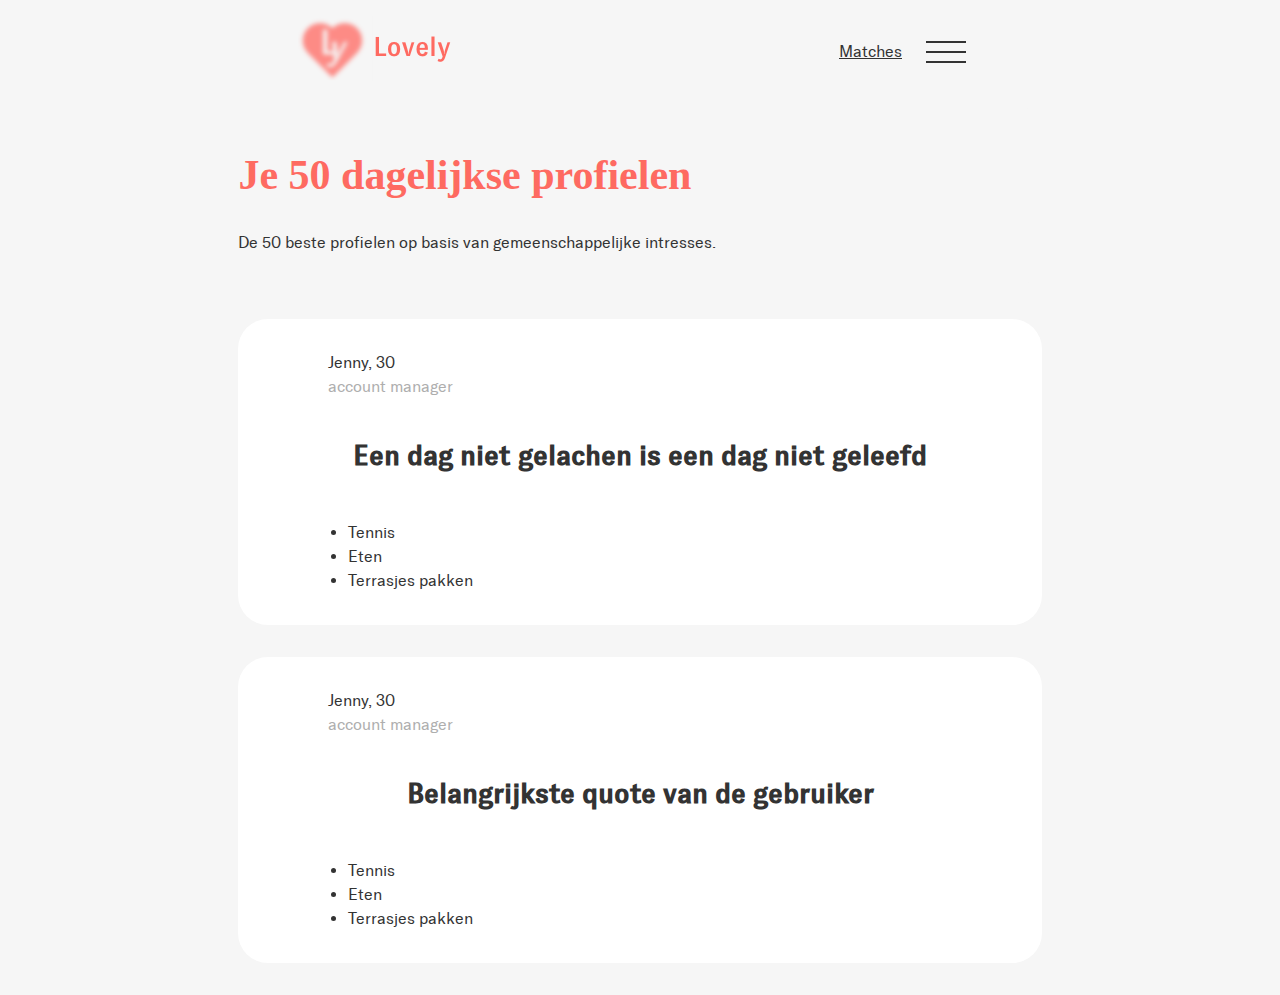
<file: index.html>
<!DOCTYPE html>
<html lang="nl">

<head>
    <meta charset="UTF-8">
    <meta name="viewport" content="width=device-width, initial-scale=1.0">
    <meta http-equiv="X-UA-Compatible" content="ie=edge">
    <title>Profile overview</title>
    <link rel="stylesheet" href="css/style.css">
</head>

<body>
    <header>
            <nav>
                    <ul class="desktop-menu">
                            
        
                        <li id="divergent">
                            <a href="overview.html">
                                <img src="img/logo-lovely.png" alt="">
                            </a>
                        </li>
                        <li>
                            <a href="#">Matches</a>
                        </li>
                        <li>
                            <div class="menu-wrapper">
                                <input type="checkbox" class="toggler">
                                <div class="hamburger">
                                    <div></div>
                                </div>
                         
                                <div class="menu">
        
                                    <div>
                                        <div>
                                            <ul>
                                                <li>
                                                    <a href="#">Mijn profiel</a>
                                                </li>
                                                <li>
                                                    <a href="#">Instellingen</a>
                                                </li>
                                                <li>
                                                    <a href="#">Upgrades</a>
                                                </li>
        
                                                <li>
                                                    <a href="#">matches</a>
                                                </li>
                                            </ul>
                                        </div>
                                    </div>
                                </div>
                            </div>
                        </li>
                    </ul>
        
                </nav>


        <section class="intro-overview">
            <h1>Je 50 dagelijkse profielen</h1>
            <p>De 50 beste profielen op basis van gemeenschappelijke intresses.</p>
        </section>
    </header>
    <main>

<div class="container-profile-overview">

    <div class="container-profile-item"></div>
        <section  class="profile-item">
            <a href="profile-detail.html">
                <p>Jenny, 30 <span>account manager</span></p>
                <h3>Een dag niet gelachen is een dag niet geleefd</h3>

                <ul>
                    <li>Tennis</li>
                    <li>Eten</li>
                    <li>Terrasjes pakken</li>
                </ul>


            </a>
        </section>



        <section class="profile-item">
            <a href="profile-detail.html">
                <p>Jenny, 30 <span>account manager</span></p>
                <h3>Belangrijkste quote van de gebruiker</h3>

                <ul>
                    <li>Tennis</li>
                    <li>Eten</li>
                    <li>Terrasjes pakken</li>
                </ul>


            </a>
        </section>

</div>


    </main>

</body>

</html>
</file>
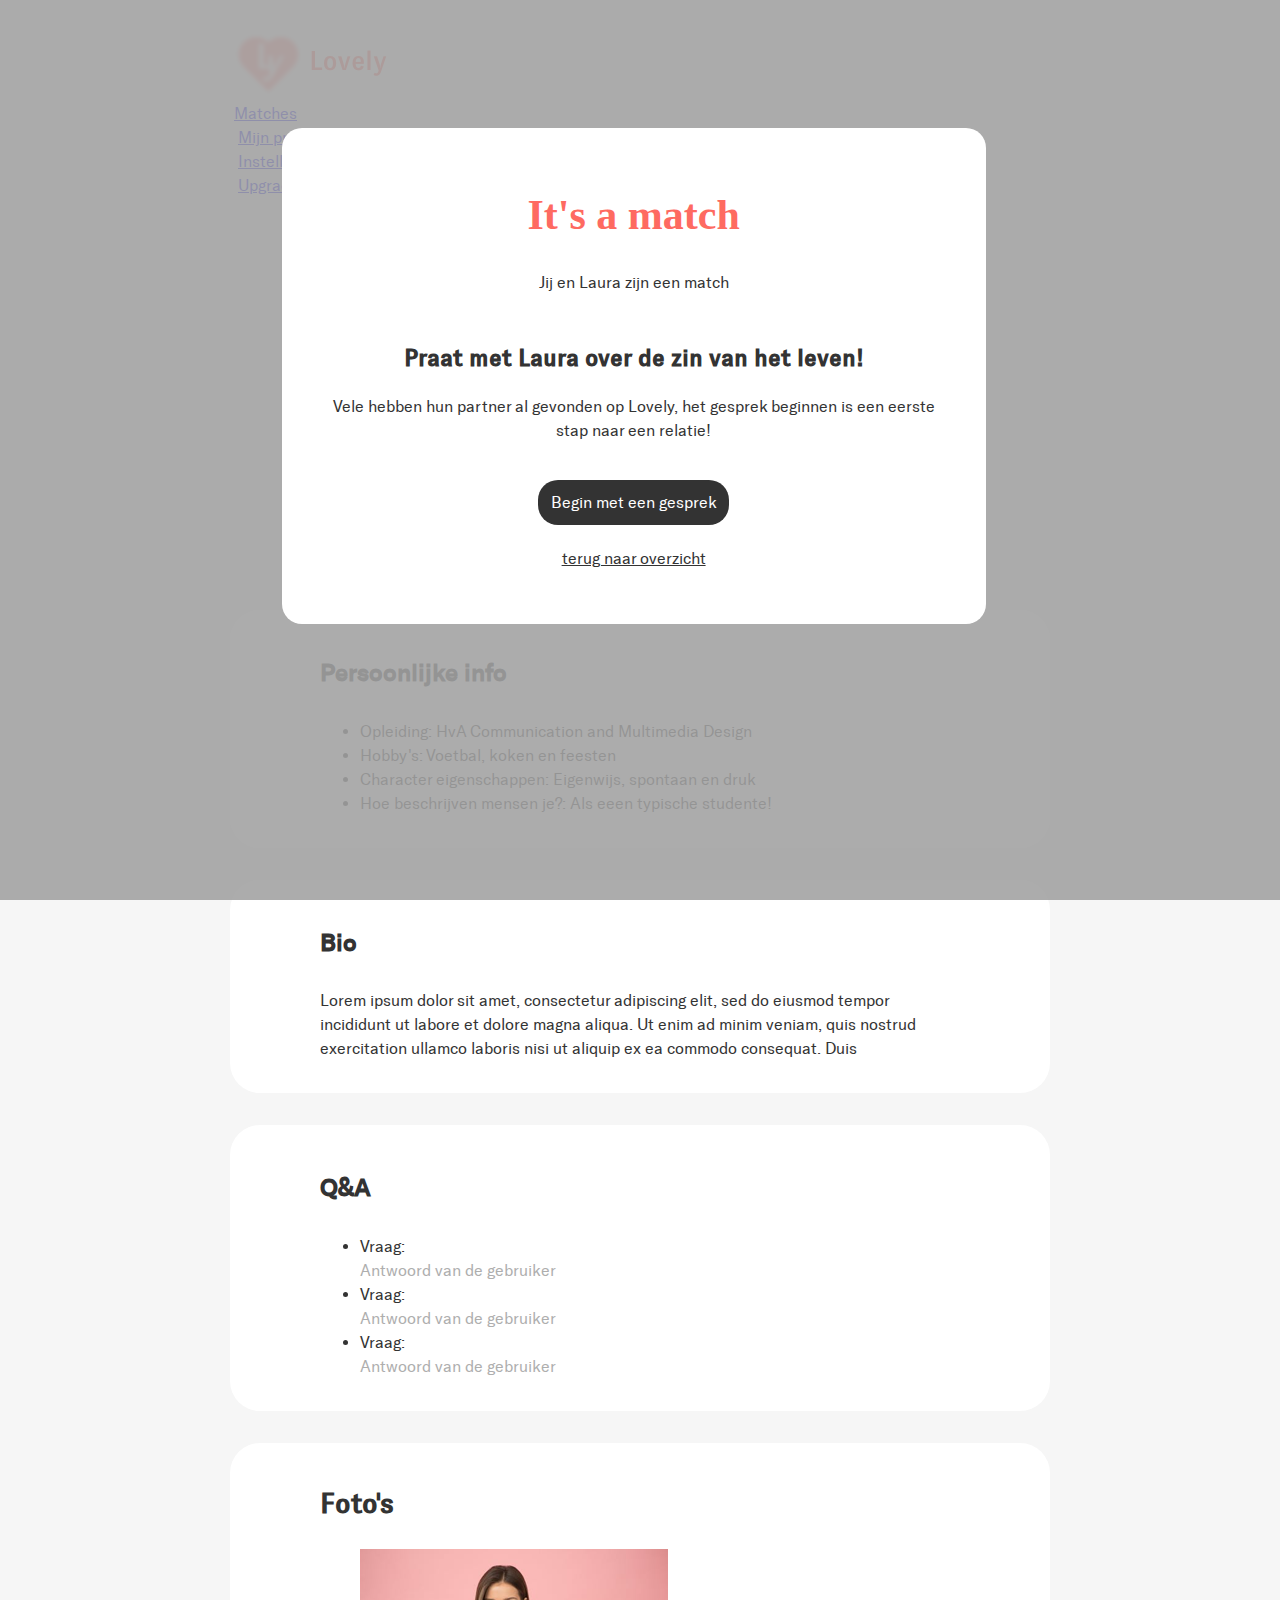
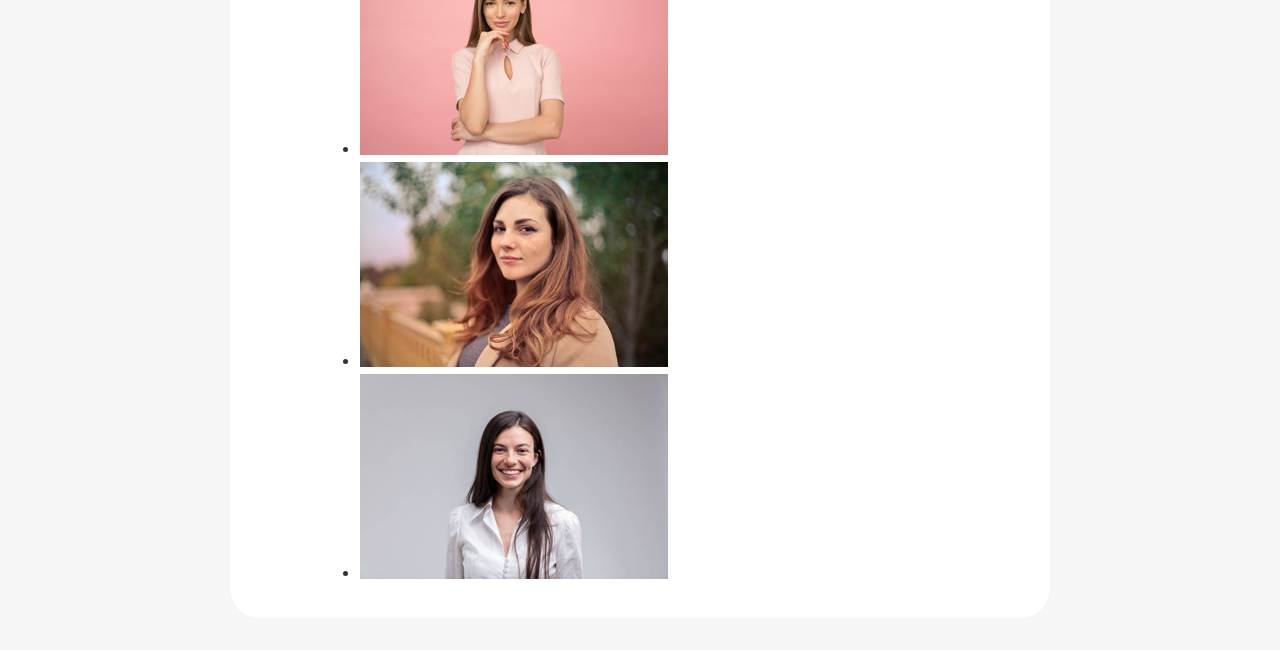
<file: match.html>
<!DOCTYPE html>
<html lang="nl">

<head>
    <meta charset="UTF-8">
    <meta name="viewport" content="width=device-width, initial-scale=1.0">
    <meta http-equiv="X-UA-Compatible" content="ie=edge">
    <title>its a match!</title>
    <link rel="stylesheet" href="css/style.css">

</head>

<body>


    <div class="overlay"></div>

    <div class="modal">

        <!-- <section class="pop-up"> -->

        <h1>It's a match</h1>
        <p>Jij en Laura zijn een match</p>

        <h2>Praat met Laura over de zin van het leven!</h2>
        <p>Vele hebben hun partner al gevonden op Lovely, het gesprek beginnen is een eerste stap naar een relatie!
        </p>

        <a class="button" href="#">Begin met een gesprek</a>
        <a href="index.html">terug naar overzicht</a>

        <!-- </section> -->
    </div>


    <div class="content">

        <header>

            <nav>
                <ul>
                    <li>
                        <a href="overview.html">
                            <img src="img/logo-lovely.png" alt="">
                        </a>
                    </li>
                    <li>
                        <a href="#">Matches</a>
                    </li>
                    <li>
                        <div class="hamburger">
                            <ul>
                                <li>
                                    <a href="#">Mijn profiel</a>
                                </li>
                                <li>
                                    <a href="#">Instellingen</a>
                                </li>
                                <li>
                                    <a href="#">Upgrades</a>
                                </li>
                            </ul>

                        </div>
                    </li>
                </ul>

            </nav>


            <section>
                <h4>Jenny, 30
                    <span>account manager</span>
                </h4>
                <!-- Was doubting between a button and a a tag, I choose a button because I thought by liking I was submitting data to a database like a form -->

                <button>Like</button>

                <!-- Was doubting between a button and a a tag, I choose a button because I thought by liking I was submitting data to a database like a form -->

                <!-- Made every header onesize down, because they are less important on this page-->

                <h3>Belangrijkste quote van de gebruiker</h3>
                <ul>
                    <li>Koken</li>
                    <li>Voetbal</li>
                    <li>Feesten</li>
                </ul>
            </section>
        </header>

        <main>
            <section>
                <h4>Persoonlijke info</h4>
                <ul>
                    <li>Opleiding: HvA Communication and Multimedia Design</li>
                    <li>Hobby's: Voetbal, koken en feesten</li>
                    <li>Character eigenschappen: Eigenwijs, spontaan en druk</li>
                    <li>Hoe beschrijven mensen je?: Als eeen typische studente!</li>
                </ul>
            </section>


            <section>
                <h4>Bio</h4>
                <p>Lorem ipsum dolor sit amet, consectetur adipiscing elit, sed do eiusmod tempor incididunt ut labore et dolore
                    magna aliqua. Ut enim ad minim veniam, quis nostrud exercitation ullamco laboris nisi ut aliquip ex ea
                    commodo consequat. Duis </p>
            </section>


            <section>
                <h4>Q&A</h4>
                <ul>
                    <li>Vraag:
                        <span>Antwoord van de gebruiker</span>
                    </li>
                    <li>Vraag:
                        <span>Antwoord van de gebruiker</span>
                    </li>
                    <li>Vraag:
                        <span>Antwoord van de gebruiker</span>
                    </li>
                </ul>

            </section>



            <section>
                <h3>Foto's</h3>
                <ul>
                    <li>
                        <img src="img/stock-1.png" alt="photo-Jenny-1">
                    </li>
                    <li>
                        <img src="img/stock-2.png" alt="photo-Jenny-2">
                    </li>
                    <li>
                        <img src="img/stock-3.png" alt="photo-Jenny-3">
                    </li>
                </ul>

            </section>
        </main>

    </div>

</body>

</html>
</file>
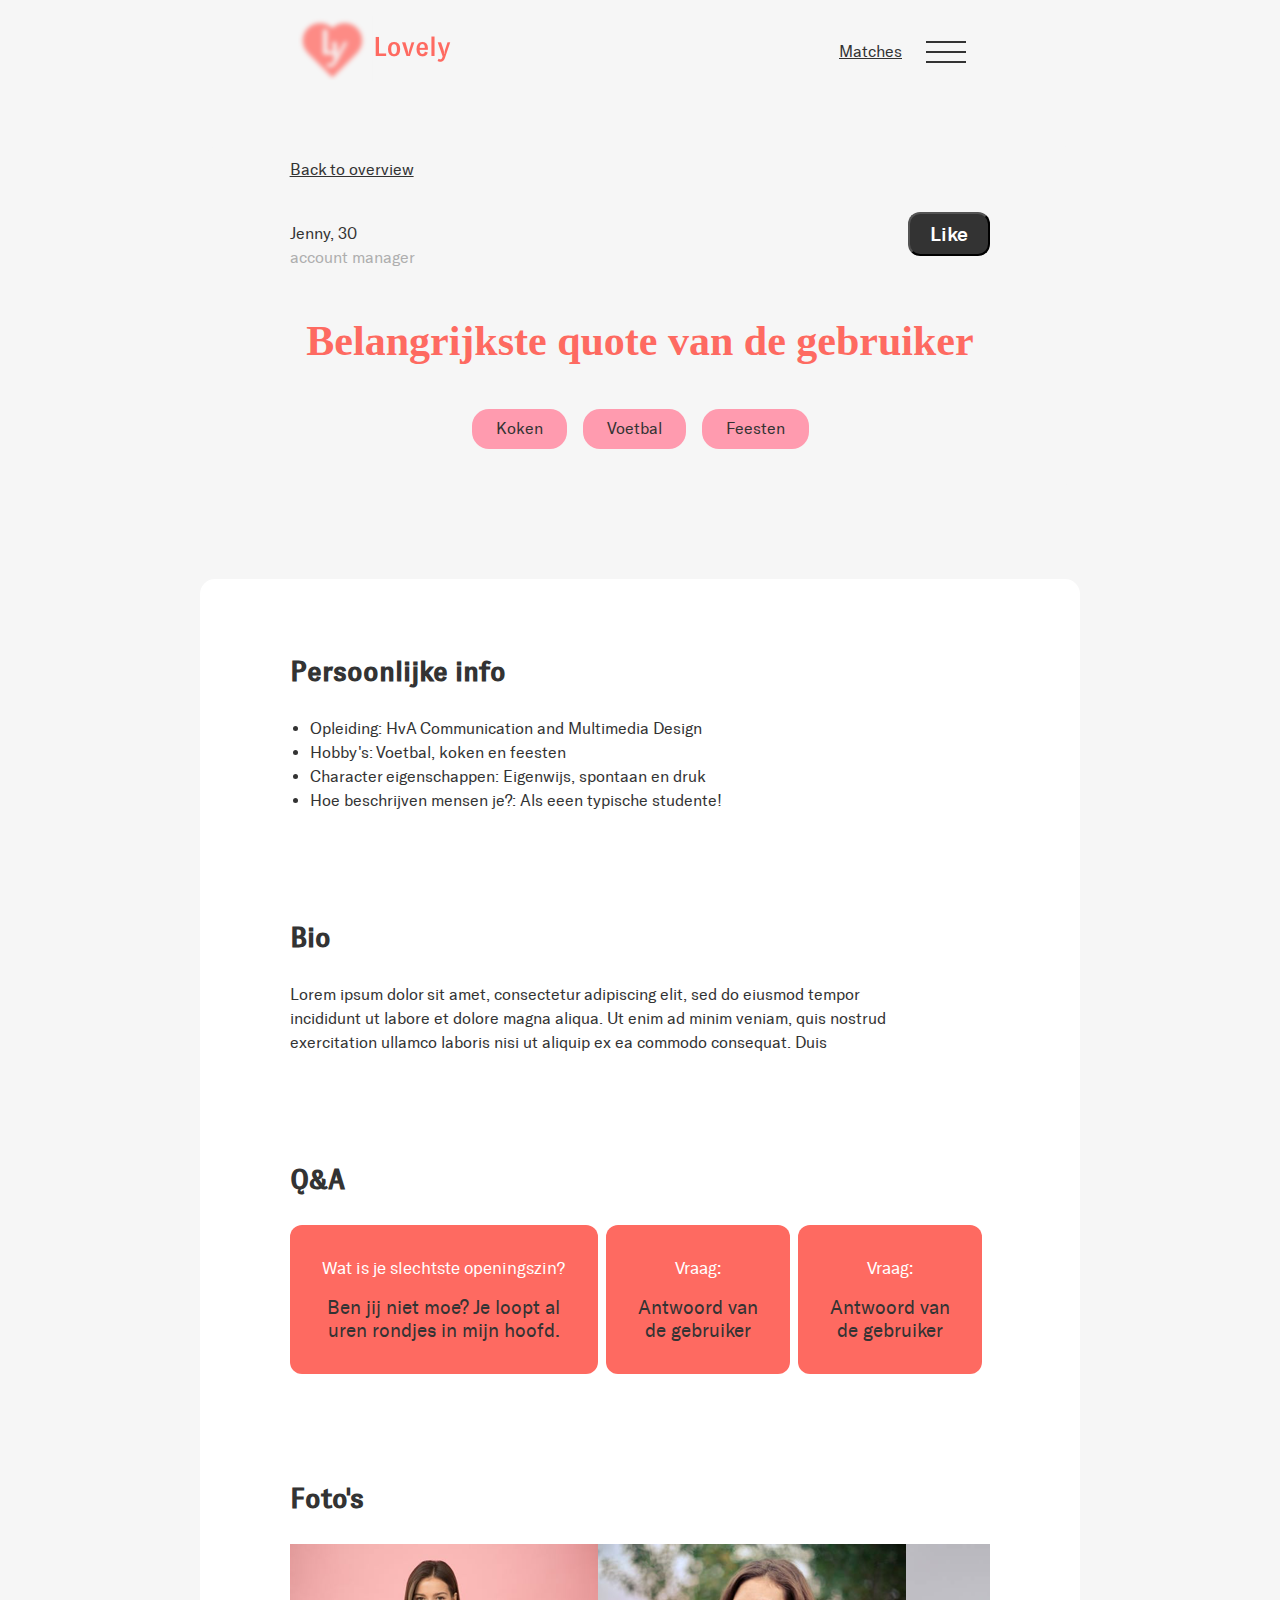
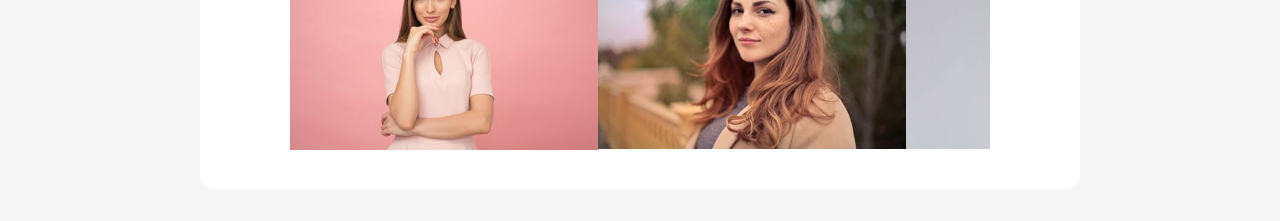
<file: profile-detail.html>
<!DOCTYPE html>
<html lang="nl">

<head>
    <meta charset="UTF-8">
    <meta name="viewport" content="width=device-width, initial-scale=1.0">
    <meta http-equiv="X-UA-Compatible" content="ie=edge">
    <title>profile-detail</title>
    <link rel="stylesheet" href="css/style.css">

</head>


<body>
    <header>
        <nav>
            <ul class="desktop-menu">
                    

                <li id="divergent">
                    <a href="overview.html">
                        <img src="img/logo-lovely.png" alt="">
                    </a>
                </li>
                <li>
                    <a href="#">Matches</a>
                </li>
                <li>
                    <div class="menu-wrapper">
                        <input type="checkbox" class="toggler">
                        <div class="hamburger">
                            <div></div>
                        </div>
                 
                        <div class="menu">

                            <div>
                                <div>
                                    <ul>
                                        <li>
                                            <a href="#">Mijn profiel</a>
                                        </li>
                                        <li>
                                            <a href="#">Instellingen</a>
                                        </li>
                                        <li>
                                            <a href="#">Upgrades</a>
                                        </li>

                                        <li>
                                            <a href="#">matches</a>
                                        </li>
                                    </ul>
                                </div>
                            </div>
                        </div>
                    </div>
                </li>
            </ul>

        </nav>

        <section class="header-intro-detail">

            <a href="index.html">Back to overview</a>
            <div class="like-button-intro">
                <p>Jenny, 30
                    <span>account manager</span>
                </p>

                <form action="match.html">

                    <button type="submit">Like</button>




                </form>
            </div>
            <h1>Belangrijkste quote van de gebruiker</h1>
            <ul>
                <li>Koken</li>
                <li>Voetbal</li>
                <li>Feesten</li>
            </ul>
        </section>

    </header>

    <main class="profile-detail">
        <section class="personal-info">
            <h3>Persoonlijke info</h3>
            <ul>
                <li>Opleiding: HvA Communication and Multimedia Design</li>
                <li>Hobby's: Voetbal, koken en feesten</li>
                <li>Character eigenschappen: Eigenwijs, spontaan en druk</li>
                <li>Hoe beschrijven mensen je?: Als eeen typische studente!</li>
            </ul>
        </section>


        <section>
            <h3>Bio</h3>
            <p>Lorem ipsum dolor sit amet, consectetur adipiscing elit, sed do eiusmod tempor incididunt ut labore et dolore
                magna aliqua. Ut enim ad minim veniam, quis nostrud exercitation ullamco laboris nisi ut aliquip ex ea commodo
                consequat. Duis </p>
        </section>


        <section class="qanda">
            <h3>Q&A</h3>
            <ul>
                <li>
                    <span>Wat is je slechtste openingszin?</span> Ben jij niet moe? Je loopt al uren rondjes in mijn hoofd.</li>
                <li>
                    <span>Vraag:</span>Antwoord van de gebruiker</li>
                <li>
                    <span>Vraag:</span> Antwoord van de gebruiker</li>
            </ul>

        </section>





        <section class="img-caroussel">
            <h3>Foto's</h3>

            <ul>
                <li>
                    <img src="img/stock-1.png" alt="photo-Jenny-1">
                </li>
                <li>
                    <img src="img/stock-2.png" alt="photo-Jenny-2">
                </li>
                <li>
                    <img src="img/stock-3.png" alt="photo-Jenny-3">
                </li>
            </ul>

        </section>


    </main>



</body>

</html>
</file>
<file: css/style.css>
/* Font decleration */

/*! Generated by Font Squirrel (https://www.fontsquirrel.com) on May 13, 2020 */



@font-face {
    font-family: 'gt_zirkonmedium';
    src: url('fonts/gt-zirkon-medium-webfont.woff2') format('woff2'),
        url('fonts/gt-zirkon-medium-webfont.woff') format('woff');
    font-weight: normal;
    font-style: normal;

}


@font-face {
    font-family: 'gt_zirkonregular';
    src: url('fonts/gt-zirkon-regular-webfont.woff2') format('woff2'),
        url('fonts/gt-zirkon-regular-webfont.woff') format('woff');
    font-weight: normal;
    font-style: normal;
}


@font-face {
    font-family: 'gt_americabold';
    src: url('fonts/gt-america-bold-webfont.woff2') format('woff2'),
        url('fonts/gt-america-bold-webfont.woff') format('woff');
    font-weight: normal;
    font-style: normal;

}





@font-face {
    font-family: 'gt_americaregular';
    src: url('fonts/gt_america_regular-webfont.woff2') format('woff2'),
        url('fonts/gt_america_regular-webfont.woff') format('woff');
    font-weight: normal;
    font-style: normal;

}


@font-face {
    font-family: 'gt_americamedium';
    src: url('fonts/gt-america-medium-webfont.woff2') format('woff2'),
        url('fonts/gt-america-medium-webfont.woff') format('woff');
    font-weight: normal;
    font-style: normal;

}




@font-face {
    font-family: 'gt_americabold';
    src: url('fonts/gt-america-bold-webfont.woff2') format('woff2'),
        url('fonts/gt-america-bold-webfont.woff') format('woff');
    font-weight: normal;
    font-style: normal;

}


@font-face {
    font-family: 'gt_americathin';
    src: url('fonts/gt-america-thin_1-webfont.woff2') format('woff2'),
        url('fonts/gt-america-thin_1-webfont.woff') format('woff');
    font-weight: normal;
    font-style: normal;

}

/* General CSS */
h1 {
    font-size: 42px;
    color: #FE6A61;
    line-height: 55px;
}

h2 {
    font-size: 36px;
    line-height: 44px;

}

h3 {
    font-size: 28px;
    line-height: 34px;

}

h4 {
    font-size: 24px;
    line-height: 30px;

}

h5 {
    font-size: 24px;
    line-height: 28px;

}

h6 {
    font-size: 20px;
    line-height: 28px;

}

p,
a,
li {
    font-size: 16px;
    line-height: 24px;

}



.subtitle {
    font-size: 14px;
    line-height: 0px;
}


h2,
h3 {
    font-family: "gt_zirkonmedium";

}

h2,
h3 {
    color: #333333;
}


h4 {
    font-family: "gt_americamedium";
    color: #333333;
}

button {
    font-family: 'gt_americamedium';
    font-size: 20px;
}

h5,
p,
li {
    font-family: "gt_americaregular";
    color: #333333;

}

a {
    font-family: "gt_americaregular";
}

b {
    font-family: "gt_americabold";
}

body {
    background-color: #F6F6F6;
    padding-left: 0.5rem;
    padding-right: 0.5rem;
}

section {
    background-color: #ffff;
    padding: 1rem;
    border-radius: 30px;
    margin-bottom: 2rem;
}


span {
    display: block;
    color: #AEAEAE;
}



 nav .desktop-menu {
    display: flex;
    flex-direction: row;
    margin-bottom: 1rem;
    justify-content: center; 
    

}

#divergent {
    margin-right: 10vw;
}



.desktop-menu a {
    color: #333;
}







nav ul li {
    list-style: none;
    margin-left: 0.25rem;
    margin-right: 0.25rem;
    align-self: center;
}





.menu-wrapper .toggler {
    position: absolute;
    top: 30px;
    left: 80vw;
    z-index: 2;
    cursor: pointer;
    width: 50px;
    height: 50px;
    opacity: 0;
}

.menu-wrapper .hamburger {

    z-index: 1;
    width: 40px;
    height: 40px;
    padding: 1rem;
    background-color: none;
    display: flex;
    flex-direction: column;
    align-items: center;
    justify-content: center;


}

/* Hamburger liner */

 .menu-wrapper .hamburger>div {
    position: relative;
    width: 100%;
    height: 2px;
    background-color: #333;
    display: flex;
    align-items: center;
    justify-content: center;
    transition: all 0.4s ease;

} 


.menu-wrapper .hamburger>div:before,
.menu-wrapper .hamburger>div:after {
    content: " ";
    position: absolute;
    z-index: 1;
    top: -10px;
    width: 100%;
    height: 2px;
    background: inherit;

}

.menu-wrapper .hamburger>div:after {
    top: 10px;
}


.menu-wrapper .toggler:checked+.hamburger>div {
    transform: rotate(135deg);

}


/* Turns line into x */

.menu-wrapper .toggler:checked+.hamburger>div:before,
.menu-wrapper .toggler:checked+.hamburger>div:after {
    top: 0;
    transform: rotate(90deg);
}


/* show  the menu  */

.menu-wrapper .toggler:checked~.menu {
    visibility: visible;
}


.menu-wrapper .toggler:checked~.menu>div {

    transform: scale(1);
    transition-duration: 0.5s;
}

.menu-wrapper .toggler:checked~.menu>div>div {
    opacity: 1;
    transition: opacit 0.4s ease;
}

/* Styling the links in the hamburger */



.menu-wrapper .menu {
    position: fixed;
    top: 0;
    left: 0;
    width: 100%;
    height: 100%;
    visibility:hidden;
    overflow: hidden;
    display: flex;
    align-items: center;
    justify-content: center;
}

.menu-wrapper .menu>div {
    background: rgba(24, 39, 51, 0.85);
    border-radius: 50%;
    width: 200vw;
    height: 200vw;
    display: flex;
    flex: none;
    align-items: center;
    justify-content: center;
    transform: scale(0);
    transition: all 0.4s ease;

}

.menu-wrapper .menu>div>div {
    text-align: center;
    max-width: 90vw;
    max-height: 100vh;
}

.menu-wrapper .menu ul li {
    color: #fff;
    padding: 2rem;
}


.menu-wrapper .menu ul li a {
    font-size: 2rem;
    text-decoration: none;
    color: inherit;
    transition: color 0.4s ease;
}





nav ul {
    padding-inline-start: 0px;
}


.header-intro-detail button {
    padding: 0.5rem 1.25rem 0.5rem 1.25rem;
    background-color: #333;
    border-radius: 12px;
    color: #fff;
}

.like-button-intro form {
    align-self: center;
}

/* Profile overview */

.profile-item h3 {
    display: block;
    text-align: center;
    margin-top: 2.5rem;
    margin-bottom: 3rem;
}



header section {
    background-color: #F6F6F6
}





.profile-item ul {
    padding-inline-start: 20px;

}




.profile-item a {
    text-decoration: none;

}


.intro-overview {
    padding-left: 0px;
}

/* Profile detail */

.like-button-intro {
    display: flex;
    justify-content: space-between;
}


.profile-detail {
    border-radius: 15px;
}

.header-intro-detail h1 {
    text-align: center;

}

.header-intro-detail a {
    color: #333;
}

.header-intro-detail p {
    margin-top: 2.5rem;
}


.personal-info ul {
    padding-inline-start: 20px;
}


.header-intro-detail ul {
    list-style: none;
    display: flex;
    justify-content: center;
    padding-inline-start: 0px;


}

.header-intro-detail li {
    display: flex;
    background-color: #FF9BAF;
    padding: 0.5rem 1.5rem 0.5rem 1.5rem;
    border-radius: 17px;
    margin: 0.5rem;
    margin-top: 0.75rem;
}

.profile-detail {
    background-color: #ffff;
}

.qanda span {
    display: inline;
}




.img-caroussel ul {
    list-style: none;
    padding-inline-start: 0px;

}







/* Overlay match source https://tympanus.net/codrops/2013/11/07/css-overlay-techniques/*/

.overlay {
    position: fixed;
    top: 0;
    left: 0;
    height: 100%;
    width: 100%;
    background-color: rgba(161, 161, 161, 0.888);
    z-index: 10;
}

/* just some content with arbitrary styles for explanation purposes */
.modal {
    width: 80vw;
    height: 70%;
    position: fixed;
    padding: 2rem;
    text-align: center;
    top: 15vh;
    left: 5%;
    background-color: #ffff;
    z-index: 10;
    border-radius: 20px;
    /* 1px higher than the overlay layer */
}

.modal p {
    margin-bottom: 3rem;
}

.modal a:first-of-type {
    background-color: #333;
    padding: 0.8rem;
    color: #fff;
    border-radius: 20px;
    text-decoration: none;
}

.modal h2 {
    font-size: 24px;
    line-height: 32px;
}



.modal a:nth-of-type(2) {
    margin-top: 2rem;
    display: block;
    color: #333333;

}


.content {
    margin: 30px;
}

.modal * {
    margin-left: 1rem;
    margin-right: 1rem;
}


/* Q&A */


.qanda ul {
    padding-inline-start: 0px;
    display: flex;
    list-style: none;
    text-align: center;
    flex-direction: row;
    overflow-x: scroll;
    width: 100%;

}

.qanda li {
    border-radius: 12px;
    margin-right: 0.5rem;
    padding: 2rem;
    font-size: 120%;
    line-height: 120%;
    background-color: #FE6A61;

}

.qanda span {
    display: block;
    margin-bottom: 1rem;
    font-size: 90%;
    color: #ffff;

}


/* Img caroussel */
.img-caroussel ul {
    display: flex;
    flex-direction: row;
    overflow-x: scroll;
    width: 100%;
}

@media only screen and (min-width: 565px) {

    #divergent {
        margin-right: 30vw;
    }

    body {
        padding-left: 15vw;
        padding-right: 15vw;
    }

    section {
        padding-left: 5vw;
        padding-right: 5vw;
    }

    .menu-wrapper .toggler {
        left: 78vw;
    }

    .modal {
        width: 60vw;
        height: 30rem;
        top: 10vw;
        left: 15.5%;
    }
}

@media only screen and (min-width: 1060px) {

    .header-intro-detail{
        margin-top: 6vh;

        
    }
    .profile-detail{
        margin-top: 10vh;
    }
    
    .personal-info {
        padding-top: 3rem;
        margin-top: 3rem;
    }

    .profile-detail section:nth-of-type(2){
        padding-right: 15vw;
    }

    #divergent {
        margin-right: 30vw;
    }

    body {
        padding-left: 15vw;
        padding-right: 15vw;
    }

    .profile-item, .intro-overview{
        margin-left: 3vw;
        margin-right: 3vw;
    }

    section {
        padding-left: 7vw;
        padding-right: 7vw;
    }

    .menu-wrapper .toggler {
        left: 71.5vw;
    }

    .modal {
        width: 50vw;
        height: 27rem;
        top: 10vw;
        left: 22%;
    }
}


@media only screen and (min-width: 1500px) {

    .header-intro-detail{
        margin-top: 3vh;

        
    }

    .profile-item, .intro-overview{
        margin-left: 4vw;
        margin-right: 4vw;
    }
    .profile-detail{
        margin-top: 10vh;
    }
    body {
        padding-left: 22vw;
        padding-right: 22vw;
    }

}



@media only screen and (min-width: 2000px) {    
    body {
    padding-left: 26vw;
    padding-right: 26vw;}

    .like-button-intro{
        margin-top: 3vh;
    }
    .menu-wrapper .toggler {
        left: 69vw;
    }

    .modal {
    width: 35vw;
    height: 27rem;
    top: 10vw;
    left: 32%;
}

}



@media only screen and (min-width: 2500px) {    
    body {
    padding-left: 30vw;
    padding-right: 30vw;
}


.modal {
    width: 28vw;
    height: 27rem;
    top: 10vw;
    left: 35%;
}
}
</file>
